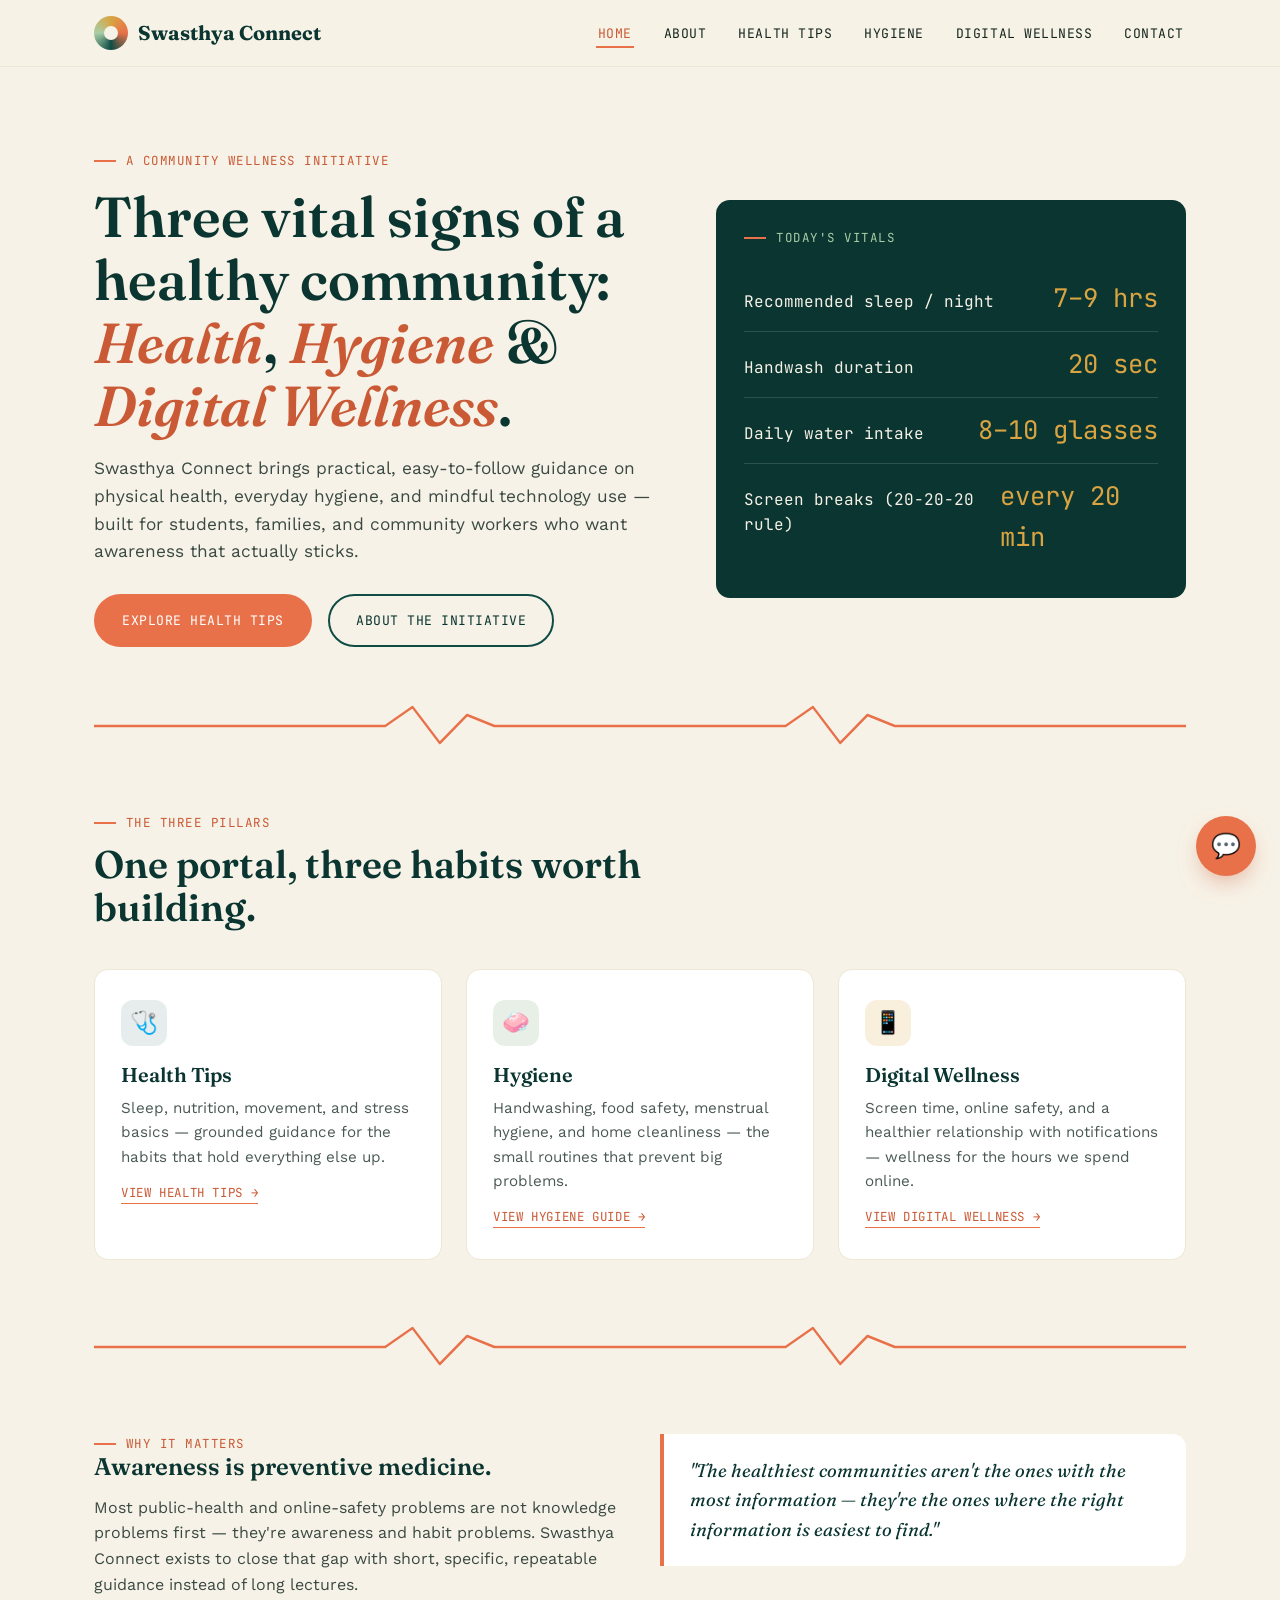
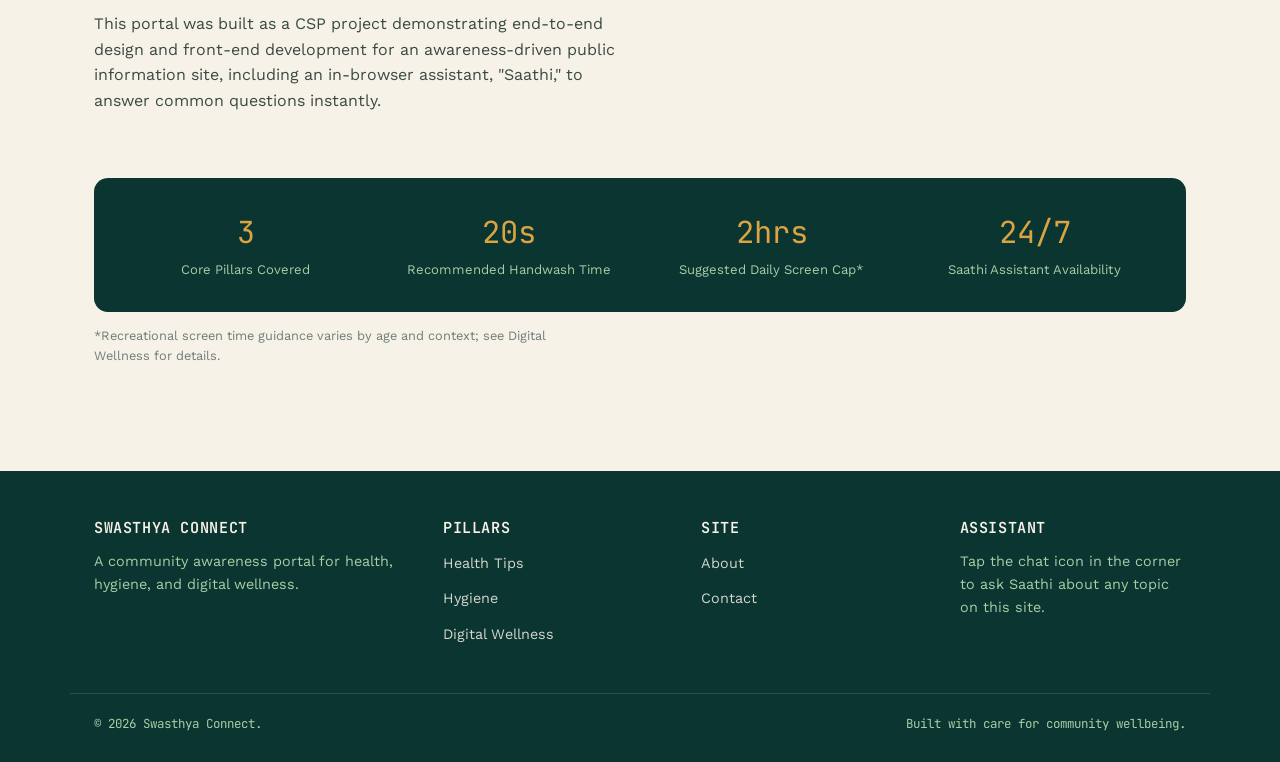
<file: index.html>
<!DOCTYPE html>
<html lang="en">
<head>
<meta charset="UTF-8">
<meta name="viewport" content="width=device-width, initial-scale=1.0">
<title>Swasthya Connect — Health, Hygiene & Digital Wellness Awareness</title>
<meta name="description" content="Swasthya Connect is a community awareness portal for health, hygiene, and digital wellness — practical tips, checklists, and resources for everyday wellbeing.">
<link rel="stylesheet" href="styles.css">
</head>
<body>

<header class="site-header">
  <div class="container nav-row">
    <a href="index.html" class="brand"><span class="mark" aria-hidden="true"></span> Swasthya Connect</a>
    <button class="nav-toggle" aria-label="Toggle navigation"><span></span><span></span><span></span></button>
    <nav class="main-nav">
      <ul>
        <li><a href="index.html">Home</a></li>
        <li><a href="about.html">About</a></li>
        <li><a href="health-tips.html">Health Tips</a></li>
        <li><a href="hygiene.html">Hygiene</a></li>
        <li><a href="digital-wellness.html">Digital Wellness</a></li>
        <li><a href="contact.html">Contact</a></li>
      </ul>
    </nav>
  </div>
</header>

<main>
  <section class="hero">
    <div class="container hero-grid">
      <div>
        <p class="eyebrow">A Community Wellness Initiative</p>
        <h1>Three vital signs of a healthy community: <em>Health</em>, <em>Hygiene</em> &amp; <em>Digital Wellness</em>.</h1>
        <p class="lede">Swasthya Connect brings practical, easy-to-follow guidance on physical health, everyday hygiene, and mindful technology use — built for students, families, and community workers who want awareness that actually sticks.</p>
        <div class="hero-actions">
          <a href="health-tips.html" class="btn btn-primary">Explore Health Tips</a>
          <a href="about.html" class="btn btn-outline">About the Initiative</a>
        </div>
      </div>
      <div class="hero-vitals">
        <p class="eyebrow vital-line" style="color:var(--sage)">Today's Vitals</p>
        <div class="stat"><span>Recommended sleep / night</span><span class="num">7–9 hrs</span></div>
        <div class="stat"><span>Handwash duration</span><span class="num">20 sec</span></div>
        <div class="stat"><span>Daily water intake</span><span class="num">8–10 glasses</span></div>
        <div class="stat"><span>Screen breaks (20-20-20 rule)</span><span class="num">every 20 min</span></div>
      </div>
    </div>
  </section>

  <div class="pulse-divider container" aria-hidden="true">
    <svg viewBox="0 0 1200 46" preserveAspectRatio="none">
      <path d="M0,23 L320,23 L350,4 L380,40 L410,12 L440,23 L760,23 L790,4 L820,40 L850,12 L880,23 L1200,23"/>
    </svg>
  </div>

  <section class="section">
    <div class="container">
      <div class="section-head">
        <p class="eyebrow">The Three Pillars</p>
        <h2>One portal, three habits worth building.</h2>
      </div>
      <div class="pillars">
        <article class="pillar-card">
          <span class="icon-tag tag-health">🩺</span>
          <h3>Health Tips</h3>
          <p>Sleep, nutrition, movement, and stress basics — grounded guidance for the habits that hold everything else up.</p>
          <a class="more" href="health-tips.html">View health tips →</a>
        </article>
        <article class="pillar-card">
          <span class="icon-tag tag-hygiene">🧼</span>
          <h3>Hygiene</h3>
          <p>Handwashing, food safety, menstrual hygiene, and home cleanliness — the small routines that prevent big problems.</p>
          <a class="more" href="hygiene.html">View hygiene guide →</a>
        </article>
        <article class="pillar-card">
          <span class="icon-tag tag-digital">📱</span>
          <h3>Digital Wellness</h3>
          <p>Screen time, online safety, and a healthier relationship with notifications — wellness for the hours we spend online.</p>
          <a class="more" href="digital-wellness.html">View digital wellness →</a>
        </article>
      </div>
    </div>
  </section>

  <div class="pulse-divider container" aria-hidden="true">
    <svg viewBox="0 0 1200 46" preserveAspectRatio="none">
      <path d="M0,23 L320,23 L350,4 L380,40 L410,12 L440,23 L760,23 L790,4 L820,40 L850,12 L880,23 L1200,23"/>
    </svg>
  </div>

  <section class="section">
    <div class="container two-col">
      <div>
        <p class="eyebrow">Why It Matters</p>
        <h2>Awareness is preventive medicine.</h2>
        <p style="margin-top:14px; color:#3A4A42;">Most public-health and online-safety problems are not knowledge problems first — they're awareness and habit problems. Swasthya Connect exists to close that gap with short, specific, repeatable guidance instead of long lectures.</p>
        <p style="margin-top:14px; color:#3A4A42;">This portal was built as a CSP project demonstrating end-to-end design and front-end development for an awareness-driven public information site, including an in-browser assistant, "Saathi," to answer common questions instantly.</p>
      </div>
      <blockquote class="callout">"The healthiest communities aren't the ones with the most information — they're the ones where the right information is easiest to find."</blockquote>
    </div>
  </section>

  <section class="section" style="padding-top:0;">
    <div class="container">
      <div class="stat-strip">
        <div class="stat-block"><span class="num">3</span><span class="label">Core Pillars Covered</span></div>
        <div class="stat-block"><span class="num">20s</span><span class="label">Recommended Handwash Time</span></div>
        <div class="stat-block"><span class="num">2hrs</span><span class="label">Suggested Daily Screen Cap*</span></div>
        <div class="stat-block"><span class="num">24/7</span><span class="label">Saathi Assistant Availability</span></div>
      </div>
      <p style="margin-top:14px; font-size:0.8rem; color:#6E7E78;">*Recreational screen time guidance varies by age and context; see Digital Wellness for details.</p>
    </div>
  </section>
</main>

<footer class="site-footer">
  <div class="container footer-grid">
    <div>
      <h4>Swasthya Connect</h4>
      <p>A community awareness portal for health, hygiene, and digital wellness.</p>
    </div>
    <div>
      <h4>Pillars</h4>
      <ul>
        <li><a href="health-tips.html">Health Tips</a></li>
        <li><a href="hygiene.html">Hygiene</a></li>
        <li><a href="digital-wellness.html">Digital Wellness</a></li>
      </ul>
    </div>
    <div>
      <h4>Site</h4>
      <ul>
        <li><a href="about.html">About</a></li>
        <li><a href="contact.html">Contact</a></li>
      </ul>
    </div>
    <div>
      <h4>Assistant</h4>
      <p>Tap the chat icon in the corner to ask Saathi about any topic on this site.</p>
    </div>
  </div>
  <div class="container footer-bottom">
    <span>© 2026 Swasthya Connect.</span>
    <span>Built with care for community wellbeing.</span>
  </div>
</footer>

<script src="script.js"></script>
</body>
</html>
</file>
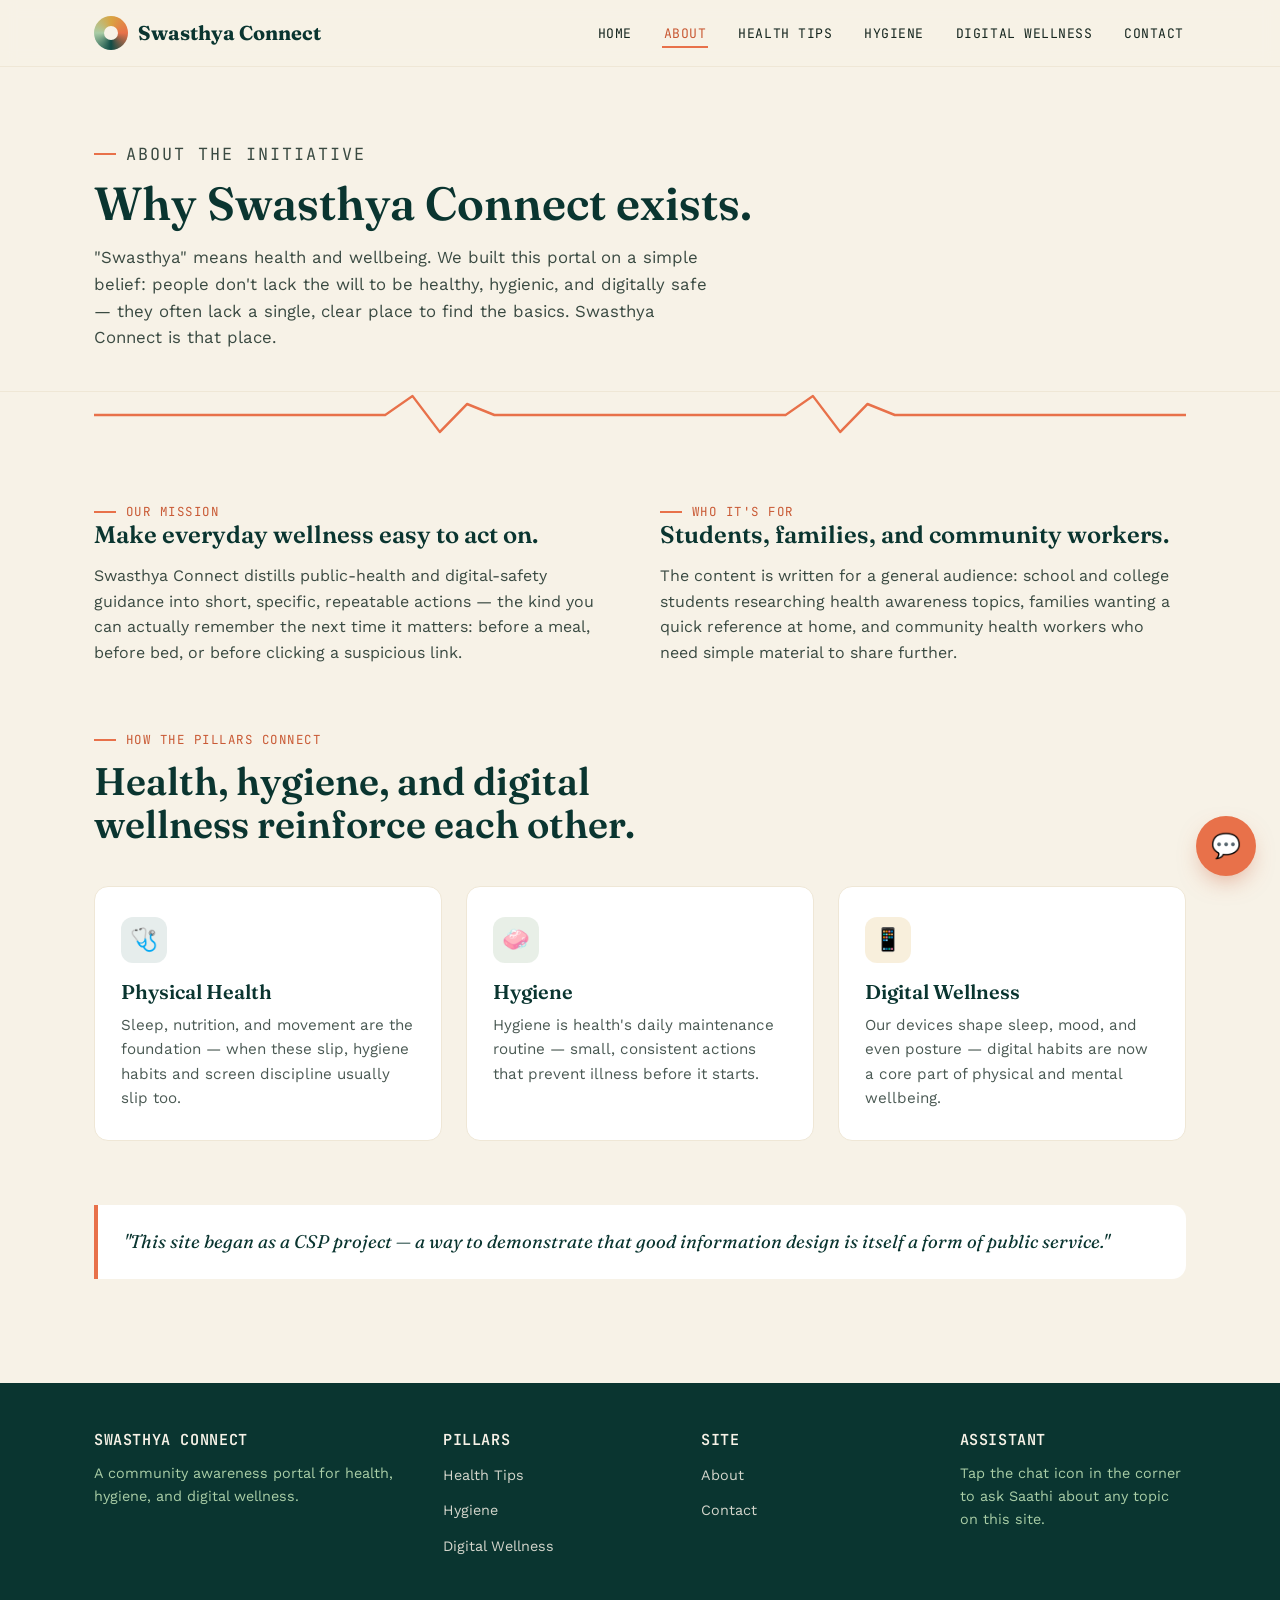
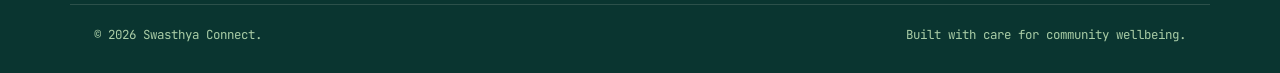
<file: about.html>
<!DOCTYPE html>
<html lang="en">
<head>
<meta charset="UTF-8">
<meta name="viewport" content="width=device-width, initial-scale=1.0">
<title>About — Swasthya Connect</title>
<meta name="description" content="Learn about the Swasthya Connect initiative: its mission, the three pillars it covers, and the team behind the portal.">
<link rel="stylesheet" href="styles.css">
</head>
<body>

<header class="site-header">
  <div class="container nav-row">
    <a href="index.html" class="brand"><span class="mark" aria-hidden="true"></span> Swasthya Connect</a>
    <button class="nav-toggle" aria-label="Toggle navigation"><span></span><span></span><span></span></button>
    <nav class="main-nav">
      <ul>
        <li><a href="index.html">Home</a></li>
        <li><a href="about.html">About</a></li>
        <li><a href="health-tips.html">Health Tips</a></li>
        <li><a href="hygiene.html">Hygiene</a></li>
        <li><a href="digital-wellness.html">Digital Wellness</a></li>
        <li><a href="contact.html">Contact</a></li>
      </ul>
    </nav>
  </div>
</header>

<main>
  <section class="page-hero">
    <div class="container">
      <p class="eyebrow">About The Initiative</p>
      <h1>Why Swasthya Connect exists.</h1>
      <p>"Swasthya" means health and wellbeing. We built this portal on a simple belief: people don't lack the will to be healthy, hygienic, and digitally safe — they often lack a single, clear place to find the basics. Swasthya Connect is that place.</p>
    </div>
  </section>

  <div class="pulse-divider container" aria-hidden="true">
    <svg viewBox="0 0 1200 46" preserveAspectRatio="none">
      <path d="M0,23 L320,23 L350,4 L380,40 L410,12 L440,23 L760,23 L790,4 L820,40 L850,12 L880,23 L1200,23"/>
    </svg>
  </div>

  <section class="section">
    <div class="container two-col">
      <div>
        <p class="eyebrow">Our Mission</p>
        <h2>Make everyday wellness easy to act on.</h2>
        <p style="margin-top:14px; color:#3A4A42;">Swasthya Connect distills public-health and digital-safety guidance into short, specific, repeatable actions — the kind you can actually remember the next time it matters: before a meal, before bed, or before clicking a suspicious link.</p>
      </div>
      <div>
        <p class="eyebrow">Who It's For</p>
        <h2>Students, families, and community workers.</h2>
        <p style="margin-top:14px; color:#3A4A42;">The content is written for a general audience: school and college students researching health awareness topics, families wanting a quick reference at home, and community health workers who need simple material to share further.</p>
      </div>
    </div>
  </section>

  <section class="section" style="padding-top:0;">
    <div class="container">
      <div class="section-head">
        <p class="eyebrow">How The Pillars Connect</p>
        <h2>Health, hygiene, and digital wellness reinforce each other.</h2>
      </div>
      <div class="pillars">
        <article class="pillar-card">
          <span class="icon-tag tag-health">🩺</span>
          <h3>Physical Health</h3>
          <p>Sleep, nutrition, and movement are the foundation — when these slip, hygiene habits and screen discipline usually slip too.</p>
        </article>
        <article class="pillar-card">
          <span class="icon-tag tag-hygiene">🧼</span>
          <h3>Hygiene</h3>
          <p>Hygiene is health's daily maintenance routine — small, consistent actions that prevent illness before it starts.</p>
        </article>
        <article class="pillar-card">
          <span class="icon-tag tag-digital">📱</span>
          <h3>Digital Wellness</h3>
          <p>Our devices shape sleep, mood, and even posture — digital habits are now a core part of physical and mental wellbeing.</p>
        </article>
      </div>
    </div>
  </section>

  <section class="section" style="padding-top:0;">
    <div class="container">
      <blockquote class="callout">"This site began as a CSP project — a way to demonstrate that good information design is itself a form of public service."</blockquote>
    </div>
  </section>

  
</main>

<footer class="site-footer">
  <div class="container footer-grid">
    <div>
      <h4>Swasthya Connect</h4>
      <p>A community awareness portal for health, hygiene, and digital wellness.</p>
    </div>
    <div>
      <h4>Pillars</h4>
      <ul>
        <li><a href="health-tips.html">Health Tips</a></li>
        <li><a href="hygiene.html">Hygiene</a></li>
        <li><a href="digital-wellness.html">Digital Wellness</a></li>
      </ul>
    </div>
    <div>
      <h4>Site</h4>
      <ul>
        <li><a href="about.html">About</a></li>
        <li><a href="contact.html">Contact</a></li>
      </ul>
    </div>
    <div>
      <h4>Assistant</h4>
      <p>Tap the chat icon in the corner to ask Saathi about any topic on this site.</p>
    </div>
  </div>
  <div class="container footer-bottom">
    <span>© 2026 Swasthya Connect.</span>
    <span>Built with care for community wellbeing.</span>
  </div>
</footer>

<script src="script.js"></script>
</body>
</html>
</file>
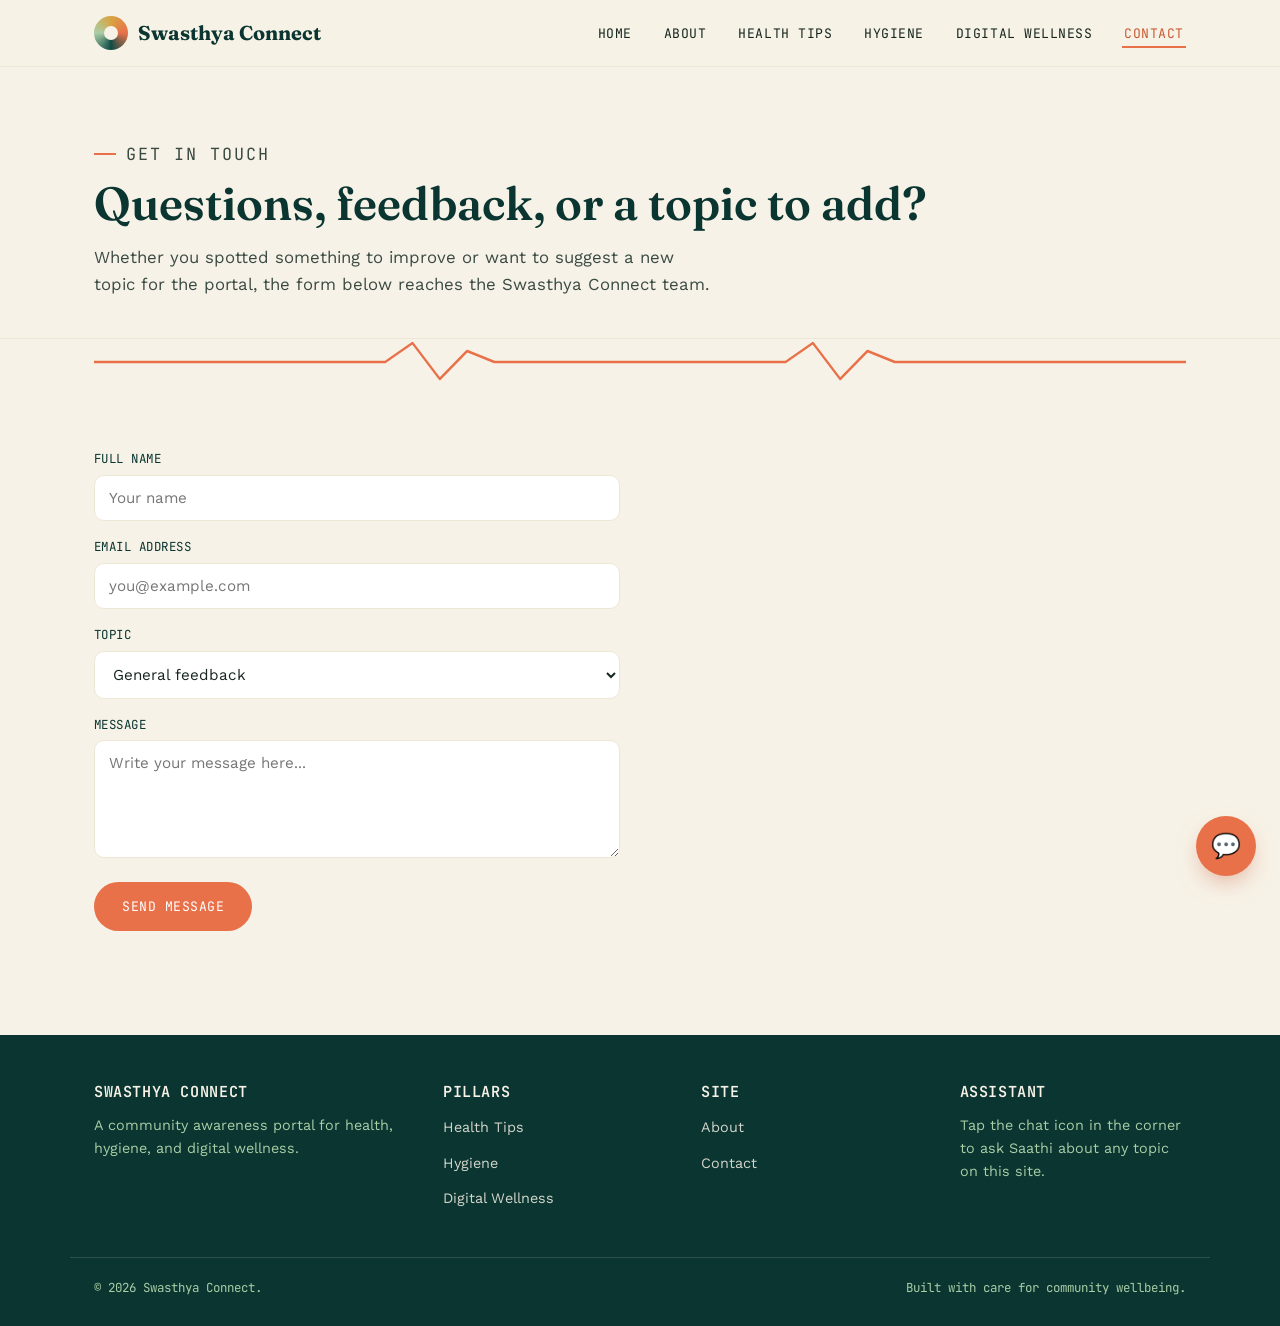
<file: contact.html>
<!DOCTYPE html>
<html lang="en">
<head>
<meta charset="UTF-8">
<meta name="viewport" content="width=device-width, initial-scale=1.0">
<title>Contact — Swasthya Connect</title>
<meta name="description" content="Get in touch with our team for questions, feedback, or collaboration.">
<link rel="stylesheet" href="styles.css">
</head>
<body>

<header class="site-header">
  <div class="container nav-row">
    <a href="index.html" class="brand"><span class="mark" aria-hidden="true"></span> Swasthya Connect</a>
    <button class="nav-toggle" aria-label="Toggle navigation"><span></span><span></span><span></span></button>
    <nav class="main-nav">
      <ul>
        <li><a href="index.html">Home</a></li>
        <li><a href="about.html">About</a></li>
        <li><a href="health-tips.html">Health Tips</a></li>
        <li><a href="hygiene.html">Hygiene</a></li>
        <li><a href="digital-wellness.html">Digital Wellness</a></li>
        <li><a href="contact.html">Contact</a></li>
      </ul>
    </nav>
  </div>
</header>

<main>
  <section class="page-hero">
    <div class="container">
      <p class="eyebrow">Get In Touch</p>
      <h1>Questions, feedback, or a topic to add?</h1>
      <p>Whether you spotted something to improve or want to suggest a new topic for the portal, the form below reaches the Swasthya Connect team.</p>
    </div>
  </section>

  <div class="pulse-divider container" aria-hidden="true">
    <svg viewBox="0 0 1200 46" preserveAspectRatio="none">
      <path d="M0,23 L320,23 L350,4 L380,40 L410,12 L440,23 L760,23 L790,4 L820,40 L850,12 L880,23 L1200,23"/>
    </svg>
  </div>

  <section class="section">
    <div class="container two-col">
      <form class="contact-form" novalidate>
        <div>
          <label for="name">Full name</label>
          <input type="text" id="name" name="name" required placeholder="Your name">
        </div>
        <div>
          <label for="email">Email address</label>
          <input type="email" id="email" name="email" required placeholder="you@example.com">
        </div>
        <div>
          <label for="topic">Topic</label>
          <select id="topic" name="topic">
            <option>General feedback</option>
            <option>Health tips suggestion</option>
            <option>Hygiene suggestion</option>
            <option>Digital wellness suggestion</option>
            <option>Report an issue with the site</option>
          </select>
        </div>
        <div>
          <label for="message">Message</label>
          <textarea id="message" name="message" rows="5" required placeholder="Write your message here..."></textarea>
        </div>
        <button type="submit" class="btn btn-primary" style="justify-self:start;">Send Message</button>
        <p class="form-status"></p>
      </form>

      
    </div>
  </section>
</main>

<footer class="site-footer">
  <div class="container footer-grid">
    <div>
      <h4>Swasthya Connect</h4>
      <p>A community awareness portal for health, hygiene, and digital wellness.</p>
    </div>
    <div>
      <h4>Pillars</h4>
      <ul>
        <li><a href="health-tips.html">Health Tips</a></li>
        <li><a href="hygiene.html">Hygiene</a></li>
        <li><a href="digital-wellness.html">Digital Wellness</a></li>
      </ul>
    </div>
    <div>
      <h4>Site</h4>
      <ul>
        <li><a href="about.html">About</a></li>
        <li><a href="contact.html">Contact</a></li>
      </ul>
    </div>
    <div>
      <h4>Assistant</h4>
      <p>Tap the chat icon in the corner to ask Saathi about any topic on this site.</p>
    </div>
  </div>
  <div class="container footer-bottom">
    <span>© 2026 Swasthya Connect. </span>
    <span>Built with care for community wellbeing.</span>
  </div>
</footer>

<script src="script.js"></script>
</body>
</html>
</file>
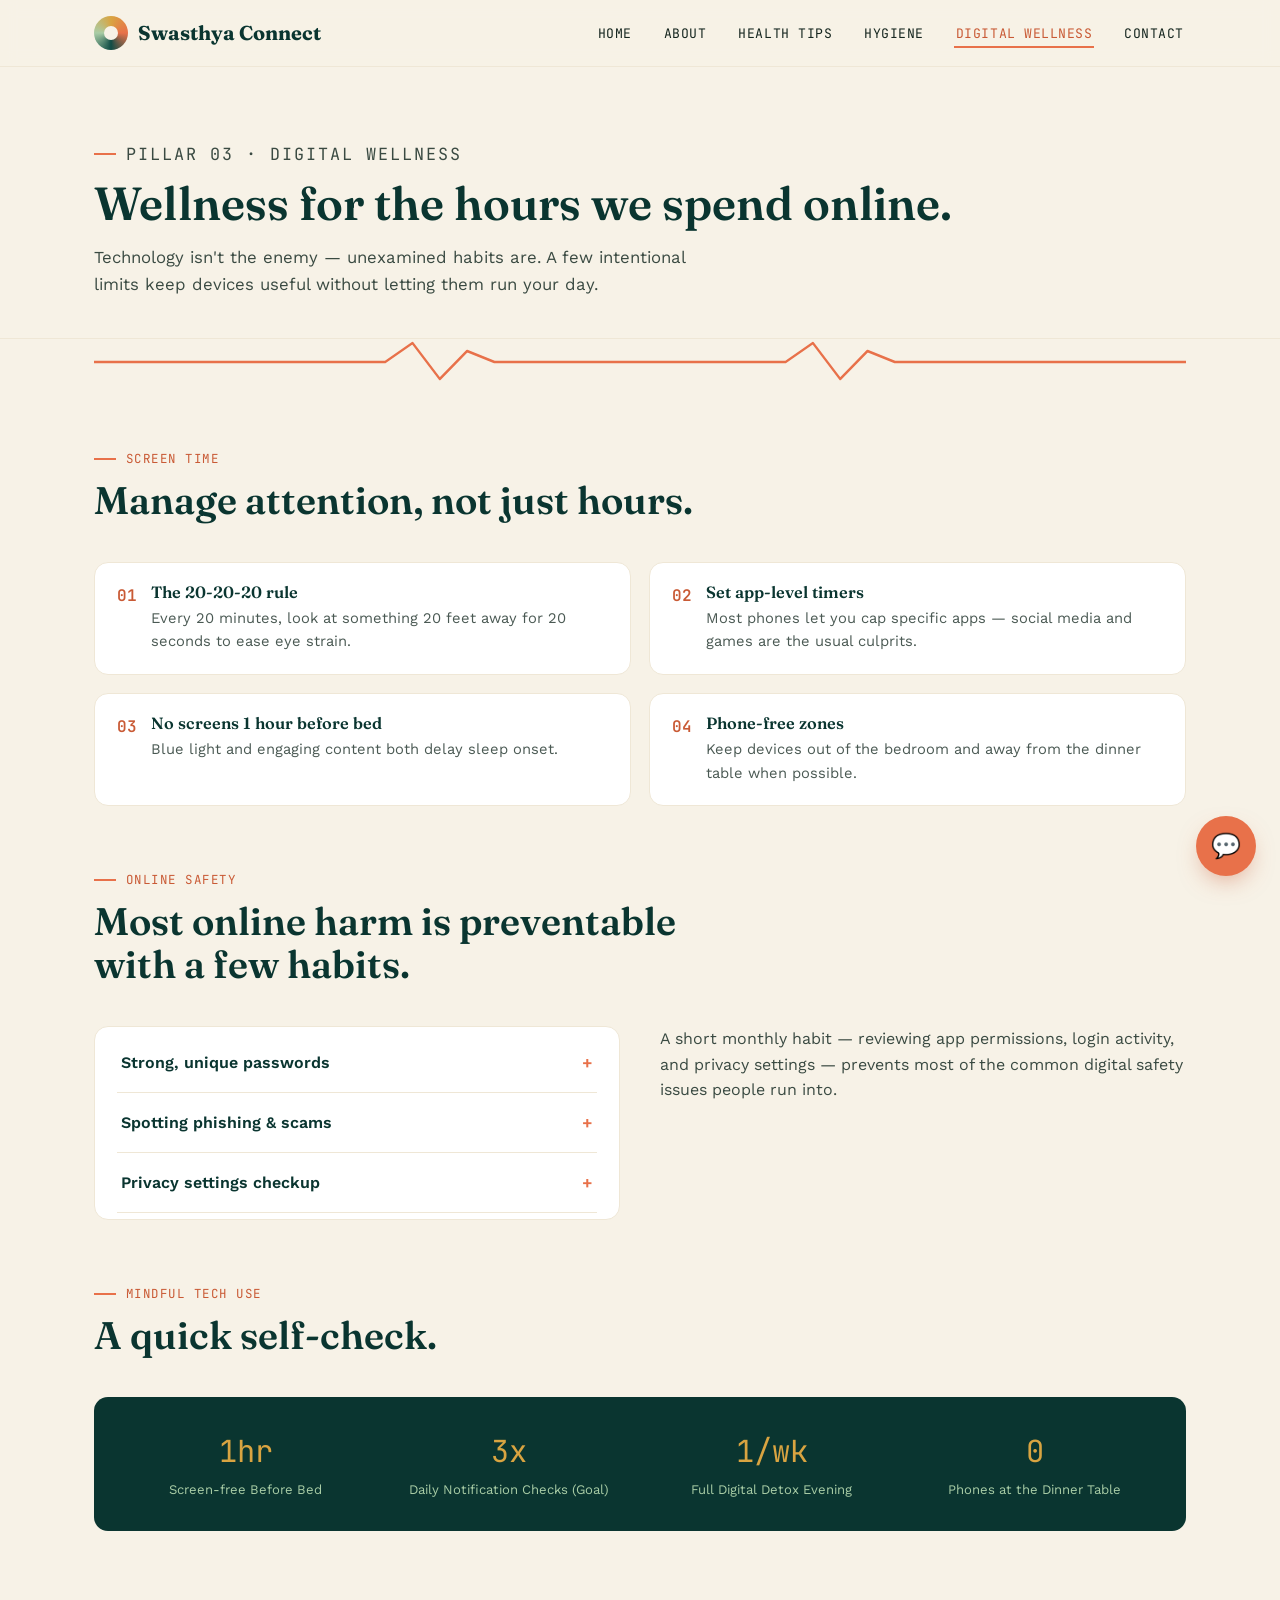
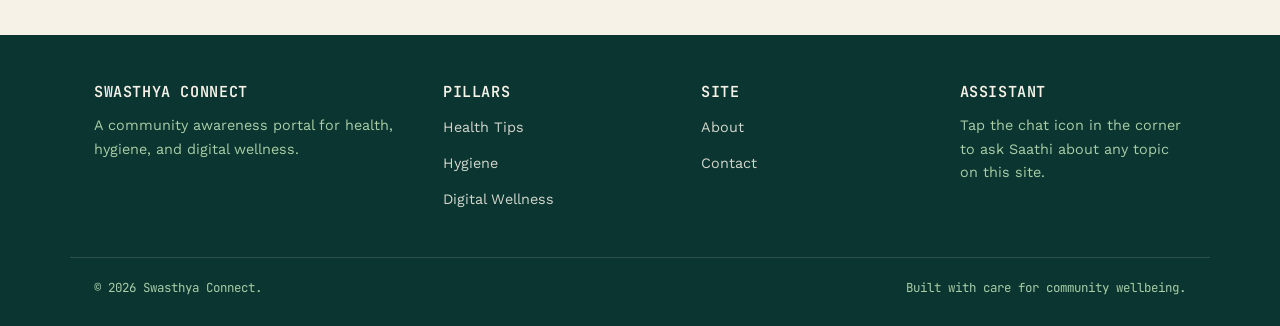
<file: digital-wellness.html>
<!DOCTYPE html>
<html lang="en">
<head>
<meta charset="UTF-8">
<meta name="viewport" content="width=device-width, initial-scale=1.0">
<title>Digital Wellness — Swasthya Connect</title>
<meta name="description" content="Screen time, online safety, and mindful technology habits from Swasthya Connect.">
<link rel="stylesheet" href="styles.css">
</head>
<body>

<header class="site-header">
  <div class="container nav-row">
    <a href="index.html" class="brand"><span class="mark" aria-hidden="true"></span> Swasthya Connect</a>
    <button class="nav-toggle" aria-label="Toggle navigation"><span></span><span></span><span></span></button>
    <nav class="main-nav">
      <ul>
        <li><a href="index.html">Home</a></li>
        <li><a href="about.html">About</a></li>
        <li><a href="health-tips.html">Health Tips</a></li>
        <li><a href="hygiene.html">Hygiene</a></li>
        <li><a href="digital-wellness.html">Digital Wellness</a></li>
        <li><a href="contact.html">Contact</a></li>
      </ul>
    </nav>
  </div>
</header>

<main>
  <section class="page-hero">
    <div class="container">
      <p class="eyebrow">Pillar 03 · Digital Wellness</p>
      <h1>Wellness for the hours we spend online.</h1>
      <p>Technology isn't the enemy — unexamined habits are. A few intentional limits keep devices useful without letting them run your day.</p>
    </div>
  </section>

  <div class="pulse-divider container" aria-hidden="true">
    <svg viewBox="0 0 1200 46" preserveAspectRatio="none">
      <path d="M0,23 L320,23 L350,4 L380,40 L410,12 L440,23 L760,23 L790,4 L820,40 L850,12 L880,23 L1200,23"/>
    </svg>
  </div>

  <section class="section">
    <div class="container">
      <div class="section-head">
        <p class="eyebrow">Screen Time</p>
        <h2>Manage attention, not just hours.</h2>
      </div>
      <div class="checklist">
        <div class="item"><span class="num">01</span><div><h4>The 20-20-20 rule</h4><p>Every 20 minutes, look at something 20 feet away for 20 seconds to ease eye strain.</p></div></div>
        <div class="item"><span class="num">02</span><div><h4>Set app-level timers</h4><p>Most phones let you cap specific apps — social media and games are the usual culprits.</p></div></div>
        <div class="item"><span class="num">03</span><div><h4>No screens 1 hour before bed</h4><p>Blue light and engaging content both delay sleep onset.</p></div></div>
        <div class="item"><span class="num">04</span><div><h4>Phone-free zones</h4><p>Keep devices out of the bedroom and away from the dinner table when possible.</p></div></div>
      </div>
    </div>
  </section>

  <section class="section" style="padding-top:0;">
    <div class="container">
      <div class="section-head">
        <p class="eyebrow">Online Safety</p>
        <h2>Most online harm is preventable with a few habits.</h2>
      </div>
      <div class="two-col">
        <div class="accordion" style="background:var(--white); border-radius:var(--radius); border:1px solid var(--sand-deep); padding:6px 22px;">
          <div class="accordion-item">
            <button class="acc-trigger">Strong, unique passwords<span class="acc-plus">+</span></button>
            <div class="acc-panel"><div class="acc-panel-inner"><p style="color:#4A5953;">Use a different password for every important account, ideally via a password manager, and enable two-factor authentication wherever offered.</p></div></div>
          </div>
          <div class="accordion-item">
            <button class="acc-trigger">Spotting phishing &amp; scams<span class="acc-plus">+</span></button>
            <div class="acc-panel"><div class="acc-panel-inner"><p style="color:#4A5953;">Be cautious of urgent messages demanding money, OTPs, or personal details — legitimate organisations rarely ask for these over message or call.</p></div></div>
          </div>
          <div class="accordion-item">
            <button class="acc-trigger">Privacy settings checkup<span class="acc-plus">+</span></button>
            <div class="acc-panel"><div class="acc-panel-inner"><p style="color:#4A5953;">Review who can see your posts, location, and contact details every few months — defaults change as apps update.</p></div></div>
          </div>
        </div>
        <div>
          <p style="color:#3A4A42;">A short monthly habit — reviewing app permissions, login activity, and privacy settings — prevents most of the common digital safety issues people run into.</p>
        </div>
      </div>
    </div>
  </section>

  <section class="section" style="padding-top:0;">
    <div class="container">
      <div class="section-head">
        <p class="eyebrow">Mindful Tech Use</p>
        <h2>A quick self-check.</h2>
      </div>
      <div class="stat-strip">
        <div class="stat-block"><span class="num">1hr</span><span class="label">Screen-free Before Bed</span></div>
        <div class="stat-block"><span class="num">3x</span><span class="label">Daily Notification Checks (Goal)</span></div>
        <div class="stat-block"><span class="num">1/wk</span><span class="label">Full Digital Detox Evening</span></div>
        <div class="stat-block"><span class="num">0</span><span class="label">Phones at the Dinner Table</span></div>
      </div>
    </div>
  </section>
</main>

<footer class="site-footer">
  <div class="container footer-grid">
    <div>
      <h4>Swasthya Connect</h4>
      <p>A community awareness portal for health, hygiene, and digital wellness.</p>
    </div>
    <div>
      <h4>Pillars</h4>
      <ul>
        <li><a href="health-tips.html">Health Tips</a></li>
        <li><a href="hygiene.html">Hygiene</a></li>
        <li><a href="digital-wellness.html">Digital Wellness</a></li>
      </ul>
    </div>
    <div>
      <h4>Site</h4>
      <ul>
        <li><a href="about.html">About</a></li>
        <li><a href="contact.html">Contact</a></li>
      </ul>
    </div>
    <div>
      <h4>Assistant</h4>
      <p>Tap the chat icon in the corner to ask Saathi about any topic on this site.</p>
    </div>
  </div>
  <div class="container footer-bottom">
    <span>© 2026 Swasthya Connect.</span>
    <span>Built with care for community wellbeing.</span>
  </div>
</footer>

<script src="script.js"></script>
</body>
</html>
</file>
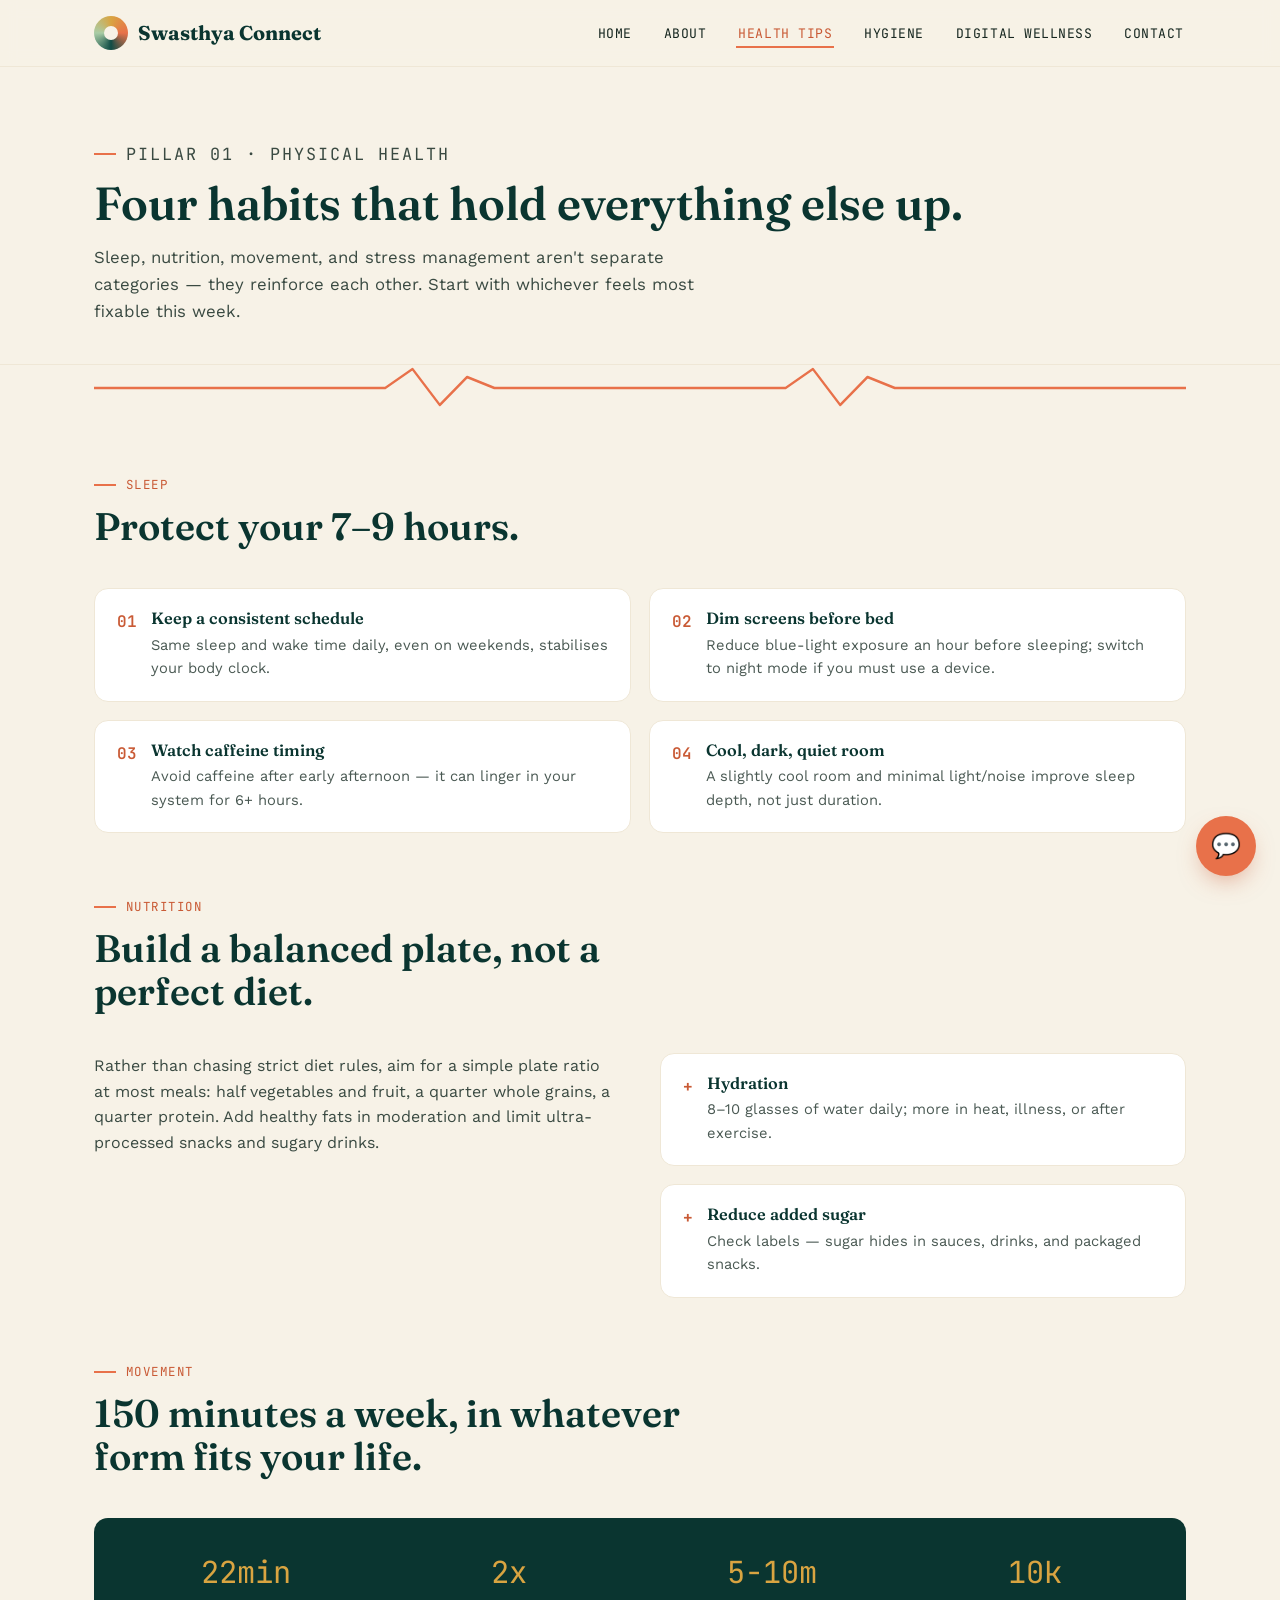
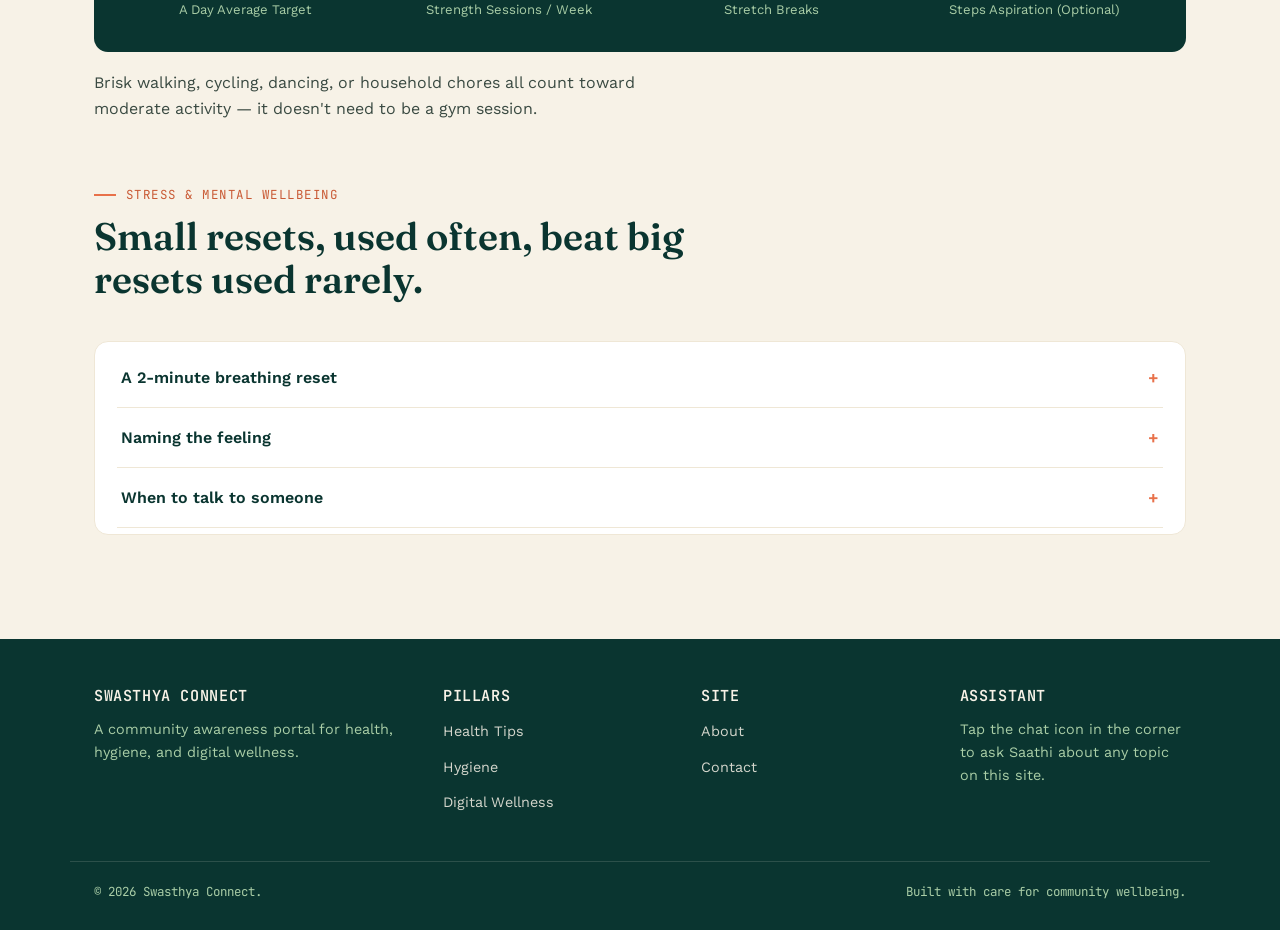
<file: health-tips.html>
<!DOCTYPE html>
<html lang="en">
<head>
<meta charset="UTF-8">
<meta name="viewport" content="width=device-width, initial-scale=1.0">
<title>Health Tips — Swasthya Connect</title>
<meta name="description" content="Practical health tips on sleep, nutrition, exercise, and stress management from Swasthya Connect.">
<link rel="stylesheet" href="styles.css">
</head>
<body>

<header class="site-header">
  <div class="container nav-row">
    <a href="index.html" class="brand"><span class="mark" aria-hidden="true"></span> Swasthya Connect</a>
    <button class="nav-toggle" aria-label="Toggle navigation"><span></span><span></span><span></span></button>
    <nav class="main-nav">
      <ul>
        <li><a href="index.html">Home</a></li>
        <li><a href="about.html">About</a></li>
        <li><a href="health-tips.html">Health Tips</a></li>
        <li><a href="hygiene.html">Hygiene</a></li>
        <li><a href="digital-wellness.html">Digital Wellness</a></li>
        <li><a href="contact.html">Contact</a></li>
      </ul>
    </nav>
  </div>
</header>

<main>
  <section class="page-hero">
    <div class="container">
      <p class="eyebrow">Pillar 01 · Physical Health</p>
      <h1>Four habits that hold everything else up.</h1>
      <p>Sleep, nutrition, movement, and stress management aren't separate categories — they reinforce each other. Start with whichever feels most fixable this week.</p>
    </div>
  </section>

  <div class="pulse-divider container" aria-hidden="true">
    <svg viewBox="0 0 1200 46" preserveAspectRatio="none">
      <path d="M0,23 L320,23 L350,4 L380,40 L410,12 L440,23 L760,23 L790,4 L820,40 L850,12 L880,23 L1200,23"/>
    </svg>
  </div>

  <section class="section">
    <div class="container">
      <div class="section-head">
        <p class="eyebrow">Sleep</p>
        <h2>Protect your 7–9 hours.</h2>
      </div>
      <div class="checklist">
        <div class="item"><span class="num">01</span><div><h4>Keep a consistent schedule</h4><p>Same sleep and wake time daily, even on weekends, stabilises your body clock.</p></div></div>
        <div class="item"><span class="num">02</span><div><h4>Dim screens before bed</h4><p>Reduce blue-light exposure an hour before sleeping; switch to night mode if you must use a device.</p></div></div>
        <div class="item"><span class="num">03</span><div><h4>Watch caffeine timing</h4><p>Avoid caffeine after early afternoon — it can linger in your system for 6+ hours.</p></div></div>
        <div class="item"><span class="num">04</span><div><h4>Cool, dark, quiet room</h4><p>A slightly cool room and minimal light/noise improve sleep depth, not just duration.</p></div></div>
      </div>
    </div>
  </section>

  <section class="section" style="padding-top:0;">
    <div class="container">
      <div class="section-head">
        <p class="eyebrow">Nutrition</p>
        <h2>Build a balanced plate, not a perfect diet.</h2>
      </div>
      <div class="two-col">
        <div>
          <p style="color:#3A4A42;">Rather than chasing strict diet rules, aim for a simple plate ratio at most meals: half vegetables and fruit, a quarter whole grains, a quarter protein. Add healthy fats in moderation and limit ultra-processed snacks and sugary drinks.</p>
        </div>
        <div class="checklist" style="grid-template-columns:1fr;">
          <div class="item"><span class="num">+</span><div><h4>Hydration</h4><p>8–10 glasses of water daily; more in heat, illness, or after exercise.</p></div></div>
          <div class="item"><span class="num">+</span><div><h4>Reduce added sugar</h4><p>Check labels — sugar hides in sauces, drinks, and packaged snacks.</p></div></div>
        </div>
      </div>
    </div>
  </section>

  <section class="section" style="padding-top:0;">
    <div class="container">
      <div class="section-head">
        <p class="eyebrow">Movement</p>
        <h2>150 minutes a week, in whatever form fits your life.</h2>
      </div>
      <div class="stat-strip">
        <div class="stat-block"><span class="num">22min</span><span class="label">A Day Average Target</span></div>
        <div class="stat-block"><span class="num">2x</span><span class="label">Strength Sessions / Week</span></div>
        <div class="stat-block"><span class="num">5-10m</span><span class="label">Stretch Breaks</span></div>
        <div class="stat-block"><span class="num">10k</span><span class="label">Steps Aspiration (Optional)</span></div>
      </div>
      <p style="margin-top:18px; color:#3A4A42;">Brisk walking, cycling, dancing, or household chores all count toward moderate activity — it doesn't need to be a gym session.</p>
    </div>
  </section>

  <section class="section" style="padding-top:0;">
    <div class="container">
      <div class="section-head">
        <p class="eyebrow">Stress &amp; Mental Wellbeing</p>
        <h2>Small resets, used often, beat big resets used rarely.</h2>
      </div>
      <div class="accordion" style="background:var(--white); border-radius:var(--radius); border:1px solid var(--sand-deep); padding:6px 22px;">
        <div class="accordion-item">
          <button class="acc-trigger">A 2-minute breathing reset<span class="acc-plus">+</span></button>
          <div class="acc-panel"><div class="acc-panel-inner"><p style="color:#4A5953;">Breathe in for 4 seconds, out for 6 seconds, for about 2 minutes. The longer exhale activates your body's calming response.</p></div></div>
        </div>
        <div class="accordion-item">
          <button class="acc-trigger">Naming the feeling<span class="acc-plus">+</span></button>
          <div class="acc-panel"><div class="acc-panel-inner"><p style="color:#4A5953;">Simply labelling an emotion ("I'm feeling overwhelmed") can reduce its intensity — it's a well-documented effect in psychology.</p></div></div>
        </div>
        <div class="accordion-item">
          <button class="acc-trigger">When to talk to someone<span class="acc-plus">+</span></button>
          <div class="acc-panel"><div class="acc-panel-inner"><p style="color:#4A5953;">If low mood, anxiety, or stress persists for more than two weeks and affects daily life, it's worth speaking with a doctor, counsellor, or trusted person.</p></div></div>
        </div>
      </div>
    </div>
  </section>
</main>

<footer class="site-footer">
  <div class="container footer-grid">
    <div>
      <h4>Swasthya Connect</h4>
      <p>A community awareness portal for health, hygiene, and digital wellness.</p>
    </div>
    <div>
      <h4>Pillars</h4>
      <ul>
        <li><a href="health-tips.html">Health Tips</a></li>
        <li><a href="hygiene.html">Hygiene</a></li>
        <li><a href="digital-wellness.html">Digital Wellness</a></li>
      </ul>
    </div>
    <div>
      <h4>Site</h4>
      <ul>
        <li><a href="about.html">About</a></li>
        <li><a href="contact.html">Contact</a></li>
      </ul>
    </div>
    <div>
      <h4>Assistant</h4>
      <p>Tap the chat icon in the corner to ask Saathi about any topic on this site.</p>
    </div>
  </div>
  <div class="container footer-bottom">
    <span>© 2026 Swasthya Connect.</span>
    <span>Built with care for community wellbeing.</span>
  </div>
</footer>

<script src="script.js"></script>
</body>
</html>
</file>
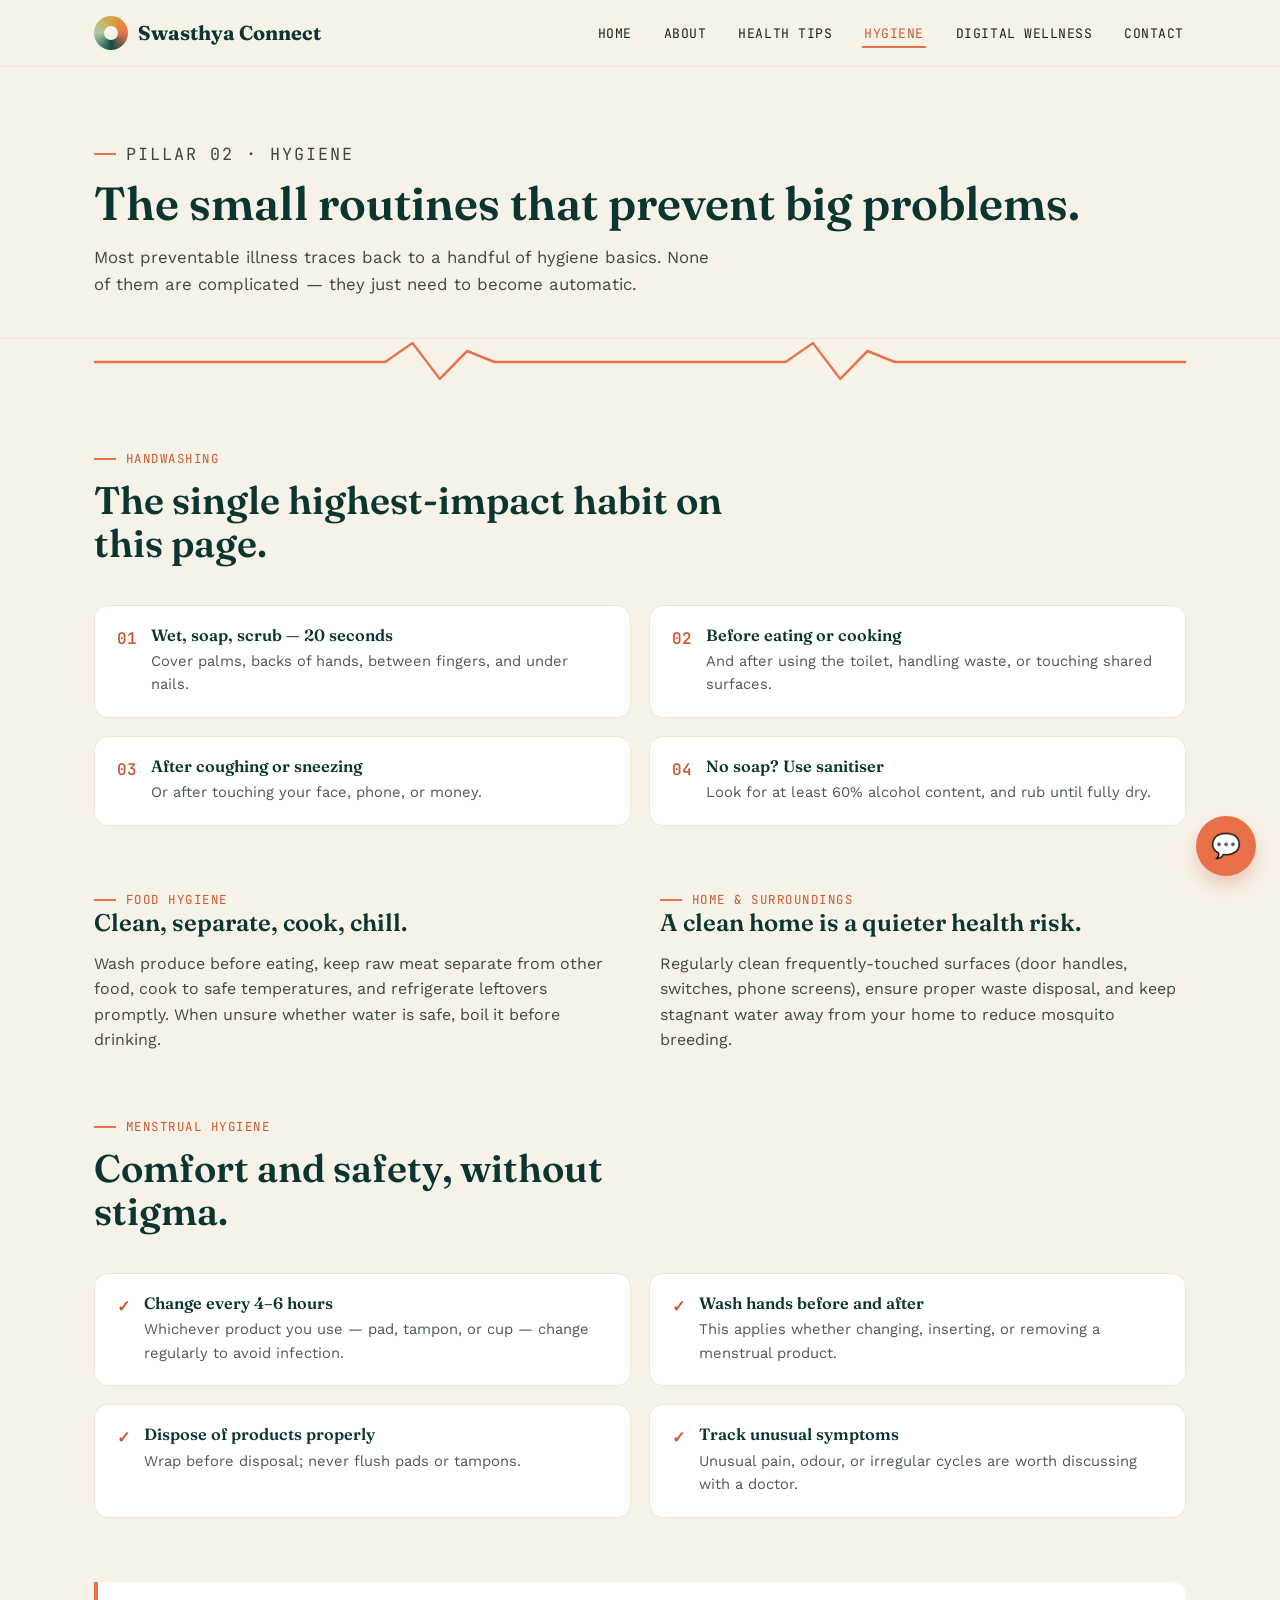
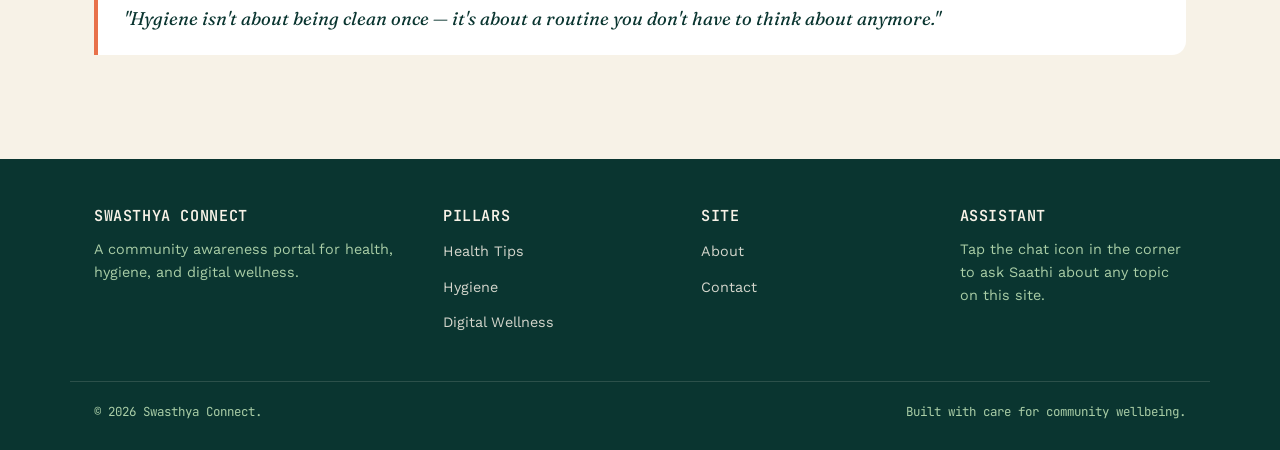
<file: hygiene.html>
<!DOCTYPE html>
<html lang="en">
<head>
<meta charset="UTF-8">
<meta name="viewport" content="width=device-width, initial-scale=1.0">
<title>Hygiene — Swasthya Connect</title>
<meta name="description" content="Handwashing, food safety, menstrual hygiene, and home cleanliness guidance from Swasthya Connect.">
<link rel="stylesheet" href="styles.css">
</head>
<body>

<header class="site-header">
  <div class="container nav-row">
    <a href="index.html" class="brand"><span class="mark" aria-hidden="true"></span> Swasthya Connect</a>
    <button class="nav-toggle" aria-label="Toggle navigation"><span></span><span></span><span></span></button>
    <nav class="main-nav">
      <ul>
        <li><a href="index.html">Home</a></li>
        <li><a href="about.html">About</a></li>
        <li><a href="health-tips.html">Health Tips</a></li>
        <li><a href="hygiene.html">Hygiene</a></li>
        <li><a href="digital-wellness.html">Digital Wellness</a></li>
        <li><a href="contact.html">Contact</a></li>
      </ul>
    </nav>
  </div>
</header>

<main>
  <section class="page-hero">
    <div class="container">
      <p class="eyebrow">Pillar 02 · Hygiene</p>
      <h1>The small routines that prevent big problems.</h1>
      <p>Most preventable illness traces back to a handful of hygiene basics. None of them are complicated — they just need to become automatic.</p>
    </div>
  </section>

  <div class="pulse-divider container" aria-hidden="true">
    <svg viewBox="0 0 1200 46" preserveAspectRatio="none">
      <path d="M0,23 L320,23 L350,4 L380,40 L410,12 L440,23 L760,23 L790,4 L820,40 L850,12 L880,23 L1200,23"/>
    </svg>
  </div>

  <section class="section">
    <div class="container">
      <div class="section-head">
        <p class="eyebrow">Handwashing</p>
        <h2>The single highest-impact habit on this page.</h2>
      </div>
      <div class="checklist">
        <div class="item"><span class="num">01</span><div><h4>Wet, soap, scrub — 20 seconds</h4><p>Cover palms, backs of hands, between fingers, and under nails.</p></div></div>
        <div class="item"><span class="num">02</span><div><h4>Before eating or cooking</h4><p>And after using the toilet, handling waste, or touching shared surfaces.</p></div></div>
        <div class="item"><span class="num">03</span><div><h4>After coughing or sneezing</h4><p>Or after touching your face, phone, or money.</p></div></div>
        <div class="item"><span class="num">04</span><div><h4>No soap? Use sanitiser</h4><p>Look for at least 60% alcohol content, and rub until fully dry.</p></div></div>
      </div>
    </div>
  </section>

  <section class="section" style="padding-top:0;">
    <div class="container two-col">
      <div>
        <p class="eyebrow">Food Hygiene</p>
        <h2>Clean, separate, cook, chill.</h2>
        <p style="margin-top:14px; color:#3A4A42;">Wash produce before eating, keep raw meat separate from other food, cook to safe temperatures, and refrigerate leftovers promptly. When unsure whether water is safe, boil it before drinking.</p>
      </div>
      <div>
        <p class="eyebrow">Home &amp; Surroundings</p>
        <h2>A clean home is a quieter health risk.</h2>
        <p style="margin-top:14px; color:#3A4A42;">Regularly clean frequently-touched surfaces (door handles, switches, phone screens), ensure proper waste disposal, and keep stagnant water away from your home to reduce mosquito breeding.</p>
      </div>
    </div>
  </section>

  <section class="section" style="padding-top:0;">
    <div class="container">
      <div class="section-head">
        <p class="eyebrow">Menstrual Hygiene</p>
        <h2>Comfort and safety, without stigma.</h2>
      </div>
      <div class="checklist">
        <div class="item"><span class="num">✓</span><div><h4>Change every 4–6 hours</h4><p>Whichever product you use — pad, tampon, or cup — change regularly to avoid infection.</p></div></div>
        <div class="item"><span class="num">✓</span><div><h4>Wash hands before and after</h4><p>This applies whether changing, inserting, or removing a menstrual product.</p></div></div>
        <div class="item"><span class="num">✓</span><div><h4>Dispose of products properly</h4><p>Wrap before disposal; never flush pads or tampons.</p></div></div>
        <div class="item"><span class="num">✓</span><div><h4>Track unusual symptoms</h4><p>Unusual pain, odour, or irregular cycles are worth discussing with a doctor.</p></div></div>
      </div>
    </div>
  </section>

  <section class="section" style="padding-top:0;">
    <div class="container">
      <blockquote class="callout">"Hygiene isn't about being clean once — it's about a routine you don't have to think about anymore."</blockquote>
    </div>
  </section>
</main>

<footer class="site-footer">
  <div class="container footer-grid">
    <div>
      <h4>Swasthya Connect</h4>
      <p>A community awareness portal for health, hygiene, and digital wellness.</p>
    </div>
    <div>
      <h4>Pillars</h4>
      <ul>
        <li><a href="health-tips.html">Health Tips</a></li>
        <li><a href="hygiene.html">Hygiene</a></li>
        <li><a href="digital-wellness.html">Digital Wellness</a></li>
      </ul>
    </div>
    <div>
      <h4>Site</h4>
      <ul>
        <li><a href="about.html">About</a></li>
        <li><a href="contact.html">Contact</a></li>
      </ul>
    </div>
    <div>
      <h4>Assistant</h4>
      <p>Tap the chat icon in the corner to ask Saathi about any topic on this site.</p>
    </div>
  </div>
  <div class="container footer-bottom">
    <span>© 2026 Swasthya Connect.</span>
    <span>Built with care for community wellbeing.</span>
  </div>
</footer>

<script src="script.js"></script>
</body>
</html>
</file>
<file: styles.css>
/* ===========================================================
   SWASTHYA CONNECT — Design Tokens
   Palette: Deep Teal (trust) / Sand (calm ground) / Coral (action)
            Sage (hygiene) / Gold (digital wellness) / Ink (text)
   Type: Fraunces (display, characterful serif)
         Work Sans (body, clean & legible)
         JetBrains Mono (utility — labels, stats, nav eyebrows)
   Signature: the "pulse line" — a vital-sign waveform that runs
   through the hero and stitches every section divider together,
   standing in for the idea of a living, monitored community.
   =========================================================== */

@import url('https://fonts.googleapis.com/css2?family=Fraunces:ital,opsz,wght@0,9..144,300..900;1,9..144,300..900&family=Work+Sans:wght@300;400;500;600;700&family=JetBrains+Mono:wght@400;500;600&display=swap');

:root{
  --ink:        #16261F;
  --teal:       #0F4C45;
  --teal-deep:  #0A3530;
  --sand:       #F7F2E7;
  --sand-deep:  #EFE7D6;
  --coral:      #E8714A;
  --coral-deep: #C95A35;
  --sage:       #A9CDA6;
  --sage-deep:  #6E9C6B;
  --gold:       #D9A441;
  --white:      #FFFFFF;

  --font-display: 'Fraunces', serif;
  --font-body: 'Work Sans', sans-serif;
  --font-mono: 'JetBrains Mono', monospace;

  --radius: 14px;
  --container: 1140px;
  --transition: 220ms ease;
}

*{box-sizing:border-box; margin:0; padding:0;}
html{scroll-behavior:smooth;}
body{
  font-family: var(--font-body);
  color: var(--ink);
  background: var(--sand);
  line-height: 1.6;
  -webkit-font-smoothing: antialiased;
}
img{max-width:100%; display:block;}
a{color:inherit; text-decoration:none;}
ul{list-style:none;}

:focus-visible{
  outline: 3px solid var(--coral);
  outline-offset: 2px;
}

.container{
  max-width: var(--container);
  margin: 0 auto;
  padding: 0 24px;
}

h1,h2,h3,h4{
  font-family: var(--font-display);
  font-weight: 600;
  line-height: 1.12;
  color: var(--teal-deep);
}

.eyebrow{
  font-family: var(--font-mono);
  font-size: 0.78rem;
  letter-spacing: 0.12em;
  text-transform: uppercase;
  color: var(--coral-deep);
  display:flex;
  align-items:center;
  gap:10px;
}
.eyebrow::before{
  content:"";
  width:22px; height:2px;
  background: var(--coral);
  display:inline-block;
}

p{max-width: 62ch;}

@media (prefers-reduced-motion: reduce){
  *{animation-duration:0.01ms !important; transition-duration:0.01ms !important;}
}

/* ---------- PULSE LINE (signature) ---------- */
.pulse-divider{
  width:100%;
  height:46px;
  display:block;
  color: var(--coral);
}
.pulse-divider svg{width:100%; height:100%;}
.pulse-divider path{
  fill:none;
  stroke:currentColor;
  stroke-width:2.5;
  stroke-linecap:round;
  stroke-linejoin:round;
}

/* ---------- HEADER / NAV ---------- */
header.site-header{
  position: sticky;
  top:0;
  z-index: 50;
  background: rgba(247,242,231,0.92);
  backdrop-filter: blur(8px);
  border-bottom: 1px solid var(--sand-deep);
}
.nav-row{
  display:flex;
  align-items:center;
  justify-content:space-between;
  padding: 16px 24px;
}
.brand{
  display:flex;
  align-items:center;
  gap:10px;
  font-family: var(--font-display);
  font-weight:700;
  font-size:1.25rem;
  color: var(--teal-deep);
}
.brand .mark{
  width:34px; height:34px;
  border-radius:50%;
  background: conic-gradient(from 180deg, var(--teal), var(--sage), var(--gold), var(--coral), var(--teal));
  display:flex; align-items:center; justify-content:center;
}
.brand .mark::after{
  content:"";
  width:14px; height:14px;
  background: var(--sand);
  border-radius:50%;
}
nav.main-nav ul{
  display:flex;
  gap: 28px;
  font-family: var(--font-mono);
  font-size: 0.82rem;
  letter-spacing: 0.04em;
  text-transform: uppercase;
}
nav.main-nav a{
  position:relative;
  padding: 6px 2px;
  color: var(--ink);
  transition: color var(--transition);
}
nav.main-nav a::after{
  content:"";
  position:absolute;
  left:0; bottom:0;
  width:0%; height:2px;
  background: var(--coral);
  transition: width var(--transition);
}
nav.main-nav a:hover, nav.main-nav a.active{ color: var(--coral-deep); }
nav.main-nav a:hover::after, nav.main-nav a.active::after{ width:100%; }

.nav-toggle{
  display:none;
  background:none; border:none; cursor:pointer;
  flex-direction:column; gap:5px;
}
.nav-toggle span{ width:24px; height:2px; background: var(--teal-deep); display:block; }

@media (max-width: 820px){
  .nav-toggle{ display:flex; }
  nav.main-nav{
    position:absolute;
    top:100%; left:0; right:0;
    background: var(--sand);
    border-bottom: 1px solid var(--sand-deep);
    max-height:0;
    overflow:hidden;
    transition: max-height var(--transition);
  }
  nav.main-nav.open{ max-height:340px; }
  nav.main-nav ul{
    flex-direction:column;
    padding: 10px 24px 24px;
    gap: 18px;
  }
}

/* ---------- HERO ---------- */
.hero{
  position:relative;
  padding: 84px 0 56px;
  overflow:hidden;
}
.hero-grid{
  display:grid;
  grid-template-columns: 1.1fr 0.9fr;
  gap: 48px;
  align-items:center;
}
.hero h1{
  font-size: clamp(2.4rem, 4.4vw, 3.6rem);
  margin: 14px 0 18px;
}
.hero h1 em{
  font-style:italic;
  color: var(--coral-deep);
}
.hero p.lede{
  font-size: 1.08rem;
  color:#3A4A42;
  margin-bottom: 28px;
}
.hero-actions{ display:flex; gap:16px; flex-wrap:wrap; }

.btn{
  font-family: var(--font-mono);
  font-size: 0.82rem;
  letter-spacing: 0.04em;
  text-transform: uppercase;
  padding: 14px 26px;
  border-radius: 999px;
  display:inline-flex;
  align-items:center;
  gap:8px;
  border: 2px solid transparent;
  cursor:pointer;
  transition: transform var(--transition), background var(--transition), color var(--transition);
}
.btn-primary{ background: var(--coral); color: var(--white); }
.btn-primary:hover{ background: var(--coral-deep); transform: translateY(-2px); }
.btn-outline{ background:transparent; border-color: var(--teal); color: var(--teal-deep); }
.btn-outline:hover{ background: var(--teal); color: var(--white); transform: translateY(-2px); }

.hero-vitals{
  background: var(--teal-deep);
  border-radius: var(--radius);
  padding: 28px;
  color: var(--sand);
  position:relative;
}
.hero-vitals .vital-line{ color: var(--sage); margin-bottom:18px; }
.hero-vitals .stat{
  display:flex; justify-content:space-between; align-items:baseline;
  padding: 12px 0;
  border-bottom: 1px solid rgba(247,242,231,0.14);
  font-family: var(--font-mono);
}
.hero-vitals .stat:last-child{ border-bottom:none; }
.hero-vitals .stat .num{ font-size:1.6rem; color: var(--gold); }

/* ---------- PILLARS / CARDS ---------- */
.section{ padding: 64px 0; }
.section-head{ max-width: 640px; margin-bottom: 40px; }
.section-head h2{ font-size: clamp(1.8rem, 3vw, 2.4rem); margin-top:10px; }

.pillars{
  display:grid;
  grid-template-columns: repeat(3, 1fr);
  gap: 24px;
}
.pillar-card{
  background: var(--white);
  border-radius: var(--radius);
  padding: 30px 26px;
  border: 1px solid var(--sand-deep);
  transition: transform var(--transition), box-shadow var(--transition);
}
.pillar-card:hover{
  transform: translateY(-6px);
  box-shadow: 0 16px 32px -16px rgba(15,76,69,0.28);
}
.pillar-card .icon-tag{
  width: 46px; height:46px;
  border-radius: 12px;
  display:flex; align-items:center; justify-content:center;
  font-size: 1.4rem;
  margin-bottom: 18px;
}
.pillar-card h3{ font-size: 1.25rem; margin-bottom:10px; }
.pillar-card p{ font-size: 0.95rem; color:#4A5953; }
.pillar-card a.more{
  display:inline-block; margin-top:14px;
  font-family: var(--font-mono);
  font-size:0.78rem; text-transform:uppercase; letter-spacing:0.05em;
  color: var(--coral-deep); border-bottom:1px solid var(--coral);
}
.tag-health{ background: rgba(15,76,69,0.1); color: var(--teal-deep); }
.tag-hygiene{ background: rgba(110,156,107,0.16); color: var(--sage-deep); }
.tag-digital{ background: rgba(217,164,65,0.18); color: #8A6A1F; }

@media (max-width: 900px){
  .hero-grid{ grid-template-columns: 1fr; }
  .pillars{ grid-template-columns: 1fr; }
}

/* ---------- GENERIC CONTENT BLOCKS (inner pages) ---------- */
.page-hero{
  padding: 60px 0 40px;
  border-bottom: 1px solid var(--sand-deep);
}
.page-hero h1{ font-size: clamp(2rem, 4vw, 2.9rem); margin-top: 10px; }
.page-hero p{ color:#3A4A42; margin-top:14px; font-size:1.05rem; }

.checklist{
  display:grid;
  grid-template-columns: repeat(2, 1fr);
  gap: 18px;
}
.checklist .item{
  background: var(--white);
  border: 1px solid var(--sand-deep);
  border-radius: var(--radius);
  padding: 20px 22px;
  display:flex; gap:14px;
}
.checklist .item .num{
  font-family: var(--font-mono);
  color: var(--coral-deep);
  font-weight:600;
}
.checklist .item h4{ font-size: 1.02rem; margin-bottom:6px; }
.checklist .item p{ font-size:0.92rem; color:#4A5953; margin:0; }

@media (max-width: 760px){ .checklist{ grid-template-columns: 1fr; } }

.stat-strip{
  display:grid;
  grid-template-columns: repeat(4,1fr);
  gap: 20px;
  background: var(--teal-deep);
  border-radius: var(--radius);
  padding: 30px;
  color: var(--sand);
}
.stat-strip .stat-block{ text-align:center; }
.stat-strip .stat-block .num{
  font-family: var(--font-mono);
  font-size: 1.9rem;
  color: var(--gold);
  display:block;
}
.stat-strip .stat-block .label{
  font-size: 0.82rem;
  color: var(--sage);
  margin-top:4px;
}
@media (max-width: 760px){ .stat-strip{ grid-template-columns: 1fr 1fr; } }

.two-col{
  display:grid;
  grid-template-columns: 1fr 1fr;
  gap: 40px;
  align-items:start;
}
@media (max-width: 860px){ .two-col{ grid-template-columns: 1fr; } }

blockquote.callout{
  border-left: 4px solid var(--coral);
  background: var(--white);
  padding: 22px 26px;
  border-radius: 0 var(--radius) var(--radius) 0;
  font-family: var(--font-display);
  font-size: 1.15rem;
  font-style: italic;
  color: var(--teal-deep);
}

.accordion-item{
  border-bottom: 1px solid var(--sand-deep);
}
.accordion-item button.acc-trigger{
  width:100%;
  background:none; border:none;
  display:flex; justify-content:space-between; align-items:center;
  padding: 18px 4px;
  font-family: var(--font-body);
  font-weight:600;
  font-size: 1rem;
  cursor:pointer;
  color: var(--teal-deep);
  text-align:left;
}
.accordion-item .acc-plus{
  font-family: var(--font-mono);
  color: var(--coral);
  font-size:1.1rem;
  transition: transform var(--transition);
}
.accordion-item.open .acc-plus{ transform: rotate(45deg); }
.accordion-item .acc-panel{
  max-height:0;
  overflow:hidden;
  transition: max-height var(--transition);
  font-size:0.95rem;
  color:#4A5953;
}
.accordion-item .acc-panel-inner{ padding: 0 4px 18px; }

/* ---------- FORMS (contact) ---------- */
form.contact-form{
  display:grid;
  gap: 16px;
}
.contact-form label{
  font-family: var(--font-mono);
  font-size: 0.78rem;
  text-transform: uppercase;
  letter-spacing: 0.04em;
  color: var(--teal-deep);
  display:block;
  margin-bottom: 6px;
}
.contact-form input, .contact-form textarea, .contact-form select{
  width:100%;
  padding: 13px 14px;
  border-radius: 10px;
  border: 1.5px solid var(--sand-deep);
  background: var(--white);
  font-family: var(--font-body);
  font-size: 0.95rem;
  color: var(--ink);
  transition: border-color var(--transition);
}
.contact-form input:focus, .contact-form textarea:focus, .contact-form select:focus{
  border-color: var(--coral);
}
.form-status{
  font-family: var(--font-mono);
  font-size: 0.85rem;
  color: var(--teal-deep);
  display:none;
}
.form-status.show{ display:block; }

.contact-info-card{
  background: var(--teal-deep);
  color: var(--sand);
  border-radius: var(--radius);
  padding: 30px;
}
.contact-info-card h3{ color: var(--sand); }
.contact-info-card .row{
  display:flex; gap:12px; align-items:flex-start;
  margin-top:18px;
  font-size:0.94rem;
}
.contact-info-card .row .lbl{ color: var(--sage); font-family: var(--font-mono); font-size:0.78rem; text-transform:uppercase; min-width:90px;}

/* ---------- FOOTER ---------- */
footer.site-footer{
  background: var(--teal-deep);
  color: var(--sand);
  padding: 48px 0 28px;
  margin-top: 40px;
}
.footer-grid{
  display:grid;
  grid-template-columns: 1.4fr 1fr 1fr 1fr;
  gap: 32px;
}
.footer-grid h4{ color: var(--sand); font-size: 0.95rem; margin-bottom:14px; font-family: var(--font-mono); text-transform:uppercase; letter-spacing:0.04em;}
.footer-grid p{ color: var(--sage); font-size: 0.9rem; }
.footer-grid ul li{ margin-bottom:10px; }
.footer-grid a{ color: var(--sand); font-size:0.9rem; opacity:0.85; transition: opacity var(--transition);}
.footer-grid a:hover{ opacity:1; color: var(--gold); }
.footer-bottom{
  margin-top: 36px;
  padding-top: 20px;
  border-top: 1px solid rgba(247,242,231,0.14);
  font-family: var(--font-mono);
  font-size: 0.78rem;
  color: var(--sage);
  display:flex; justify-content:space-between; flex-wrap:wrap; gap:10px;
}
@media (max-width: 760px){ .footer-grid{ grid-template-columns: 1fr 1fr; } }

/* ---------- CHATBOT WIDGET ("Saathi") ---------- */
#saathi-launcher{
  position: fixed;
  bottom: 24px; right: 24px;
  width: 60px; height:60px;
  border-radius: 50%;
  background: var(--coral);
  color: var(--white);
  border: none;
  cursor:pointer;
  z-index: 90;
  display:flex; align-items:center; justify-content:center;
  font-size: 1.5rem;
  box-shadow: 0 10px 24px -8px rgba(201,90,53,0.55);
  transition: transform var(--transition);
}
#saathi-launcher:hover{ transform: scale(1.07); }

#saathi-window{
  position: fixed;
  bottom: 96px; right: 24px;
  width: 340px;
  max-height: 70vh;
  background: var(--white);
  border-radius: var(--radius);
  box-shadow: 0 24px 48px -16px rgba(15,38,31,0.32);
  z-index: 90;
  display:flex;
  flex-direction:column;
  overflow:hidden;
  opacity:0;
  transform: translateY(16px) scale(0.98);
  pointer-events:none;
  transition: opacity var(--transition), transform var(--transition);
  border: 1px solid var(--sand-deep);
}
#saathi-window.open{ opacity:1; transform: translateY(0) scale(1); pointer-events:auto; }

#saathi-window .saathi-head{
  background: var(--teal-deep);
  color: var(--sand);
  padding: 16px 18px;
  display:flex; align-items:center; justify-content:space-between;
}
#saathi-window .saathi-head .who{ display:flex; align-items:center; gap:10px; font-weight:600;}
#saathi-window .saathi-head .dot{ width:9px;height:9px;border-radius:50%; background:#6FE3A8; box-shadow:0 0 0 3px rgba(111,227,168,0.25);}
#saathi-window .saathi-close{ background:none; border:none; color: var(--sand); font-size:1.1rem; cursor:pointer; }

#saathi-body{
  flex:1;
  overflow-y:auto;
  padding: 16px;
  display:flex;
  flex-direction:column;
  gap: 10px;
  background: var(--sand);
}
.saathi-msg{
  max-width: 84%;
  padding: 10px 13px;
  border-radius: 12px;
  font-size: 0.88rem;
  line-height:1.45;
}
.saathi-msg.bot{ background: var(--white); border:1px solid var(--sand-deep); align-self:flex-start; color: var(--ink); }
.saathi-msg.user{ background: var(--coral); color: var(--white); align-self:flex-end; }

.saathi-suggestions{
  display:flex; flex-wrap:wrap; gap:6px; padding: 0 16px 12px;
  background: var(--sand);
}
.saathi-chip{
  font-family: var(--font-mono);
  font-size: 0.72rem;
  background: var(--white);
  border: 1px solid var(--sand-deep);
  border-radius: 999px;
  padding: 6px 12px;
  cursor:pointer;
  color: var(--teal-deep);
  transition: background var(--transition), color var(--transition);
}
.saathi-chip:hover{ background: var(--teal); color: var(--white); }

#saathi-form{
  display:flex;
  border-top: 1px solid var(--sand-deep);
}
#saathi-input{
  flex:1;
  border:none;
  padding: 13px 14px;
  font-family: var(--font-body);
  font-size: 0.9rem;
  background: var(--white);
}
#saathi-input:focus{ outline:none; }
#saathi-send{
  background: var(--coral);
  color: var(--white);
  border:none;
  padding: 0 18px;
  cursor:pointer;
  font-family: var(--font-mono);
  font-size: 0.78rem;
  text-transform:uppercase;
}
#saathi-send:hover{ background: var(--coral-deep); }

@media (max-width: 480px){
  #saathi-window{ width: calc(100vw - 32px); right:16px; }
  #saathi-launcher{ right:16px; }
}
</file>
